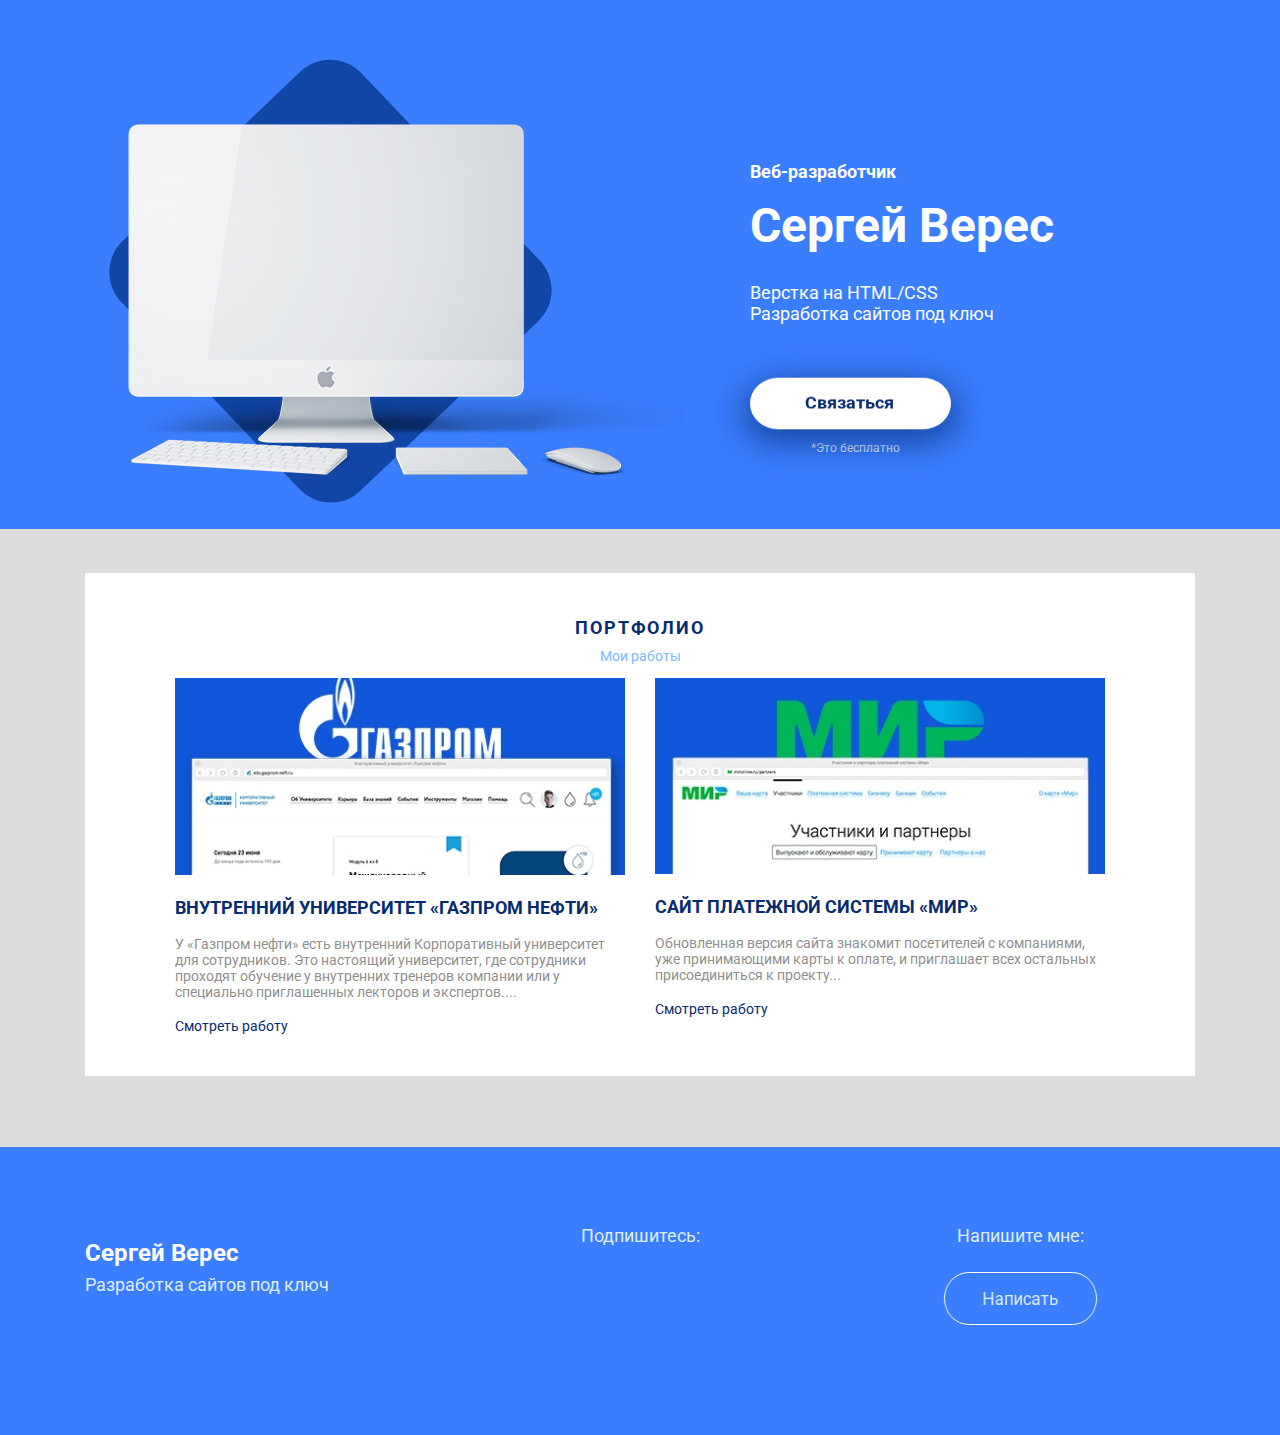
<file: index.html>
<!DOCTYPE html>
<html lang="кг">
<head>
	  	<!-- Важная техническая информация для браузера -->
		<meta charset="utf-8">
		<meta http-equiv="X-UA-Compatible" content="IE=edge">
		<meta name="viewport" content="width=device-width, initial-scale=1">

		<!-- Информация об Авторе и описание проекта -->
		<meta name="description" content="Сайт разработчика Сергея Вереса">
		<meta name="author" content="Сергей Верес">

		<!-- Иконка, которая будет на вкладке в браузере -->
		<link rel="icon" href="/favicon.ico">
		<!-- Заголовок на вкладке в браузере -->
		<title>Сергей Верес - Разработка сайтов</title>

		<!-- Подключаем наш файл со стилями, который находится в папке css-->
		<link rel="stylesheet" href="css/style.css">
		<link rel="stylesheet" href="css/bootstrap-grid.min.css">
		<link rel="stylesheet" href="css/animate.css">

		<!-- Поключаем Google-шрифты -->
		<link href="https://fonts.googleapis.com/css?family=Roboto:400,700&amp;subset=cyrillic,cyrillic-ext" rel="stylesheet">

		<!-- Подключаем дополнительные JS библиотеки -->

</head>

<body>
 <!-- Тут будет содержимое будущего сайта -->
	<header>
		<!-- Это заголовок сайта-->
		<div class="container">
			<!-- Основной контейнер заголовка -->
			<div class="row">
				<!-- Первая строка заголовка -->
				<div class="col-lg-7">
					<!-- Блок с логотипом сайта в заголовке -->
					<img class="header-img wow bounceInLeft" src="img/main-img.png" alt="Монитор">
				</div>
				<!-- /.col-7 -->
				<div class="col-lg-5">
					<!-- Блок с основным текстовым заголовком и подзаголовками-->
					<p class="header-pretitle wow bounceInRight" data-wow-delay="0.1s">
						Веб-разработчик
					</p>
					<!-- /.header-pretitle -->
					<h1 class="header-title wow bounceInRight" data-wow-delay="0.3s">
						Сергей Верес
					</h1>
					<!-- /.header-title -->
					<p class="header-subtitle wow bounceInRight"data-wow-delay="0.5s">
						Верстка на HTML/CSS <br>
						Разработка сайтов под ключ
					</p>
					<!-- /.header-subtitle -->
					<div class="header-button-block wow bounceInRight" data-wow-delay="0.7s">
						<a class="header-button" href="https://www.facebook.com/serghiyveres" target="blank">
							Связаться
						</a>
						<!-- /.header-button -->
						<small>
							*Это бесплатно
						</small>
						<!-- /small -->
					</div>
					<!-- /.header-button-block -->
				</div>
				<!-- /.col-5 -->
			</div>
			<!-- /.row -->
		</div>
		<!-- /.container -->
	</header>

	<section class="portfolio">
		<!-- Это содержимое сайта-->
		<div class="container wow flipInX">
			<div class="portfolio-block ">
				<h2 class="portfolio-title">
					Портфолио
				</h2>
				<!-- /.portfolio-title -->
				<p class="portfolio-subtitle">
					Мои работы
				</p>
				<!-- /.portfolio-subtitle -->
				<div class="row">
					<div class="col-md-6">
						<div class="portfolio-col-1">
							<img src="img/portfolio-img-1.jpg" alt="Газпром">
							<h3>Внутренний университет «Газпром нефти»</h3>
							<p class="portfolio-text">У «Газпром нефти» есть внутренний Корпоративный университет для сотрудников. Это настоящий университет, где сотрудники проходят обучение у внутренних тренеров компании или у специально приглашенных лекторов и экспертов....</p>
							<a href="#">Смотреть работу</a>
						</div>
						<!-- /.portfolio-col -->
					</div>
					<!-- /.col-6 -->
					<div class="col-md-6">
						<div class="portfolio-col-2">
							<img src="img/portfolio-img-2.jpg" alt="МИР">
							<h3>Сайт платежной системы «Мир»</h3>
							<p class="portfolio-text">Обновленная версия сайта знакомит посетителей с компаниями, уже принимающими карты к оплате, и приглашает всех остальных присоединиться к проекту...</p>
							<a href="#">Смотреть работу</a>
						</div>
						<!-- /.portfolio-col -->
					</div>
					<!-- /.col-6 -->
				</div>
				<!-- /.row -->
			</div>
			<!-- /.portfolio-block -->
			
		</div>
		<!-- /.container -->
		
	</section>
	<!-- /.portfolio -->

	<footer>
		<!-- Это подвал сайта -->
		<div class="container">
			<div class="row">
				<div class="col-md-4">
					<h4 class="footer-title">Сергей Верес</h4>
					<p class="footer-text">Разработка сайтов под ключ</p>
				</div>
				<!-- /.col-4 -->
				<div class="col-md-4">
					<div class="social-block">
						<p>Подпишитесь:</p>
						<a href="https://www.facebook.com/serghiyveres" target="blank">
							<img src="img/socials/facebook-logo-button.png" class="wow flipInY" data-wow-delay="0.1s" alt="Facebook">
						</a>
						<a href="https://vk.com/sver777" target="blank">
							<img src="img/socials/vk-social-logotype.png" class="wow flipInX" data-wow-delay="0.2s" alt="Вконтакте">
						</a>
						<a href="#" target="blank">
							<img src="img/socials/telegram-symbol.png" class="wow flipInY" data-wow-delay="0.3s" alt="Telegram">
						</a>
						<a href="#" target="blank">
							<img src="img/socials/youtube-symbol.png" class="wow flipInX" data-wow-delay="0.4s" alt="YouTube">
						</a>
					</div>
				</div>
				<!-- /.col-4 -->
				<div class="col-md-4">
					<div class="footer-cta-block">
						<p class="footer-cta">Напишите мне:</p>
						<a class="footer-button" href="https://www.facebook.com/serghiyveres" target="blank">Написать</a>
					</div>
					<!-- /.footer-cta-block -->
				</div>
				<!-- /.col-4 -->
			</div>
			<!-- /.row -->
		</div>
		<!-- /.container -->
	</footer>
	<script src="js/wow.min.js"></script>
	<script>
		new WOW().init();
	</script>

</body>
</html>
</file>
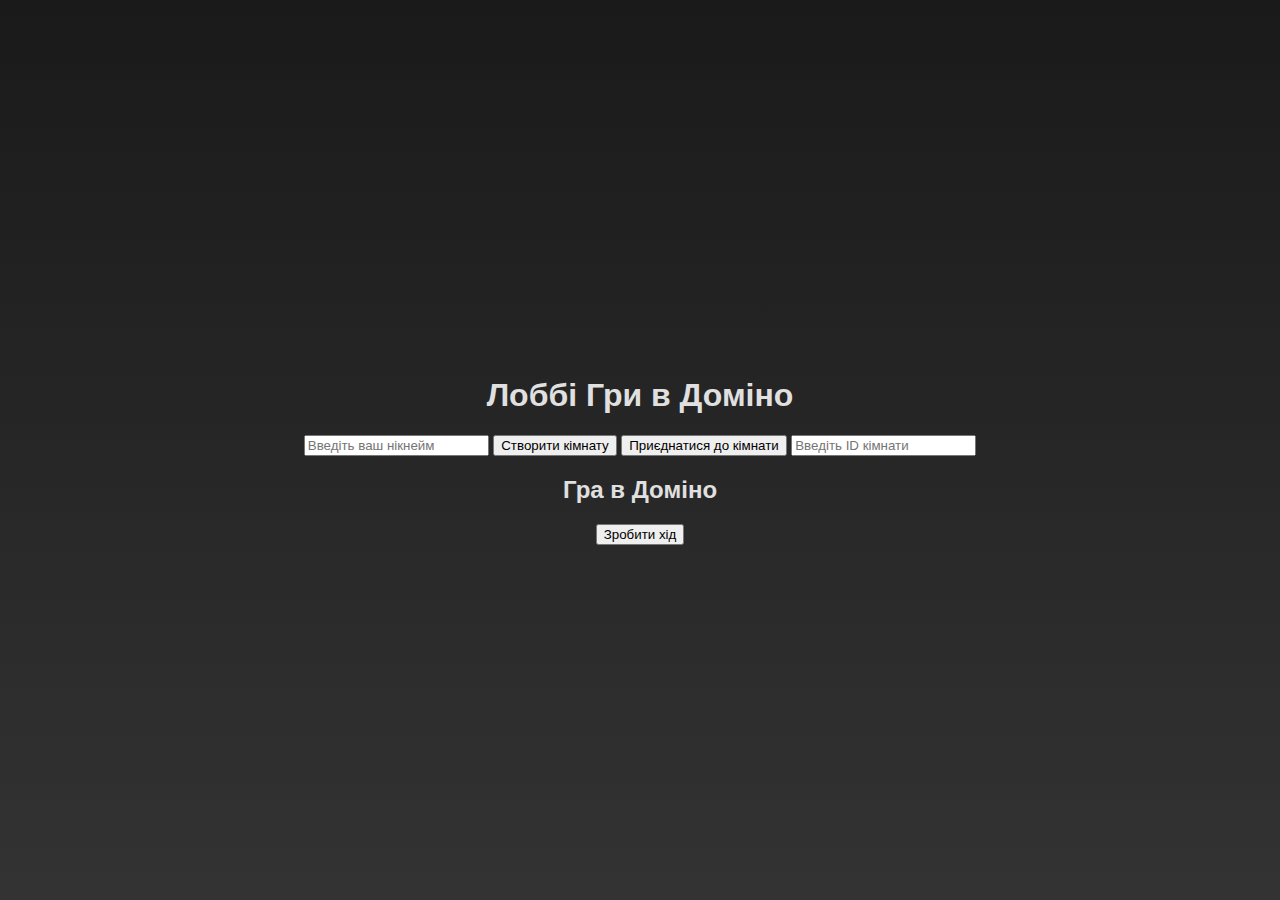
<file: dominos/index.html>
<!DOCTYPE html>
<html lang="uk">
<head>
  <meta charset="UTF-8">
  <meta name="viewport" content="width=device-width, initial-scale=1.0">
  <title>Гра в Доміно</title>
  <style>
  /* Загальний стиль */
body {
  font-family: Arial, sans-serif;
  margin: 0;
  padding: 0;
  background: linear-gradient(to bottom, #1a1a1a, #333333);
  color: #e0e0e0;
}

.container {
  display: flex;
  flex-direction: column;
  align-items: center;
  justify-content: center;
  height: 100vh;
  text-align: center;
}

/* Стиль кісточки доміно */
.domino-tile {
  position: relative;
  width: 80px;
  height: 160px;
  background: linear-gradient(to bottom, #f0f0f0, #d9d9d9);
  border: 2px solid #888;
  border-radius: 8px;
  box-shadow: 
    0 4px 6px rgba(0, 0, 0, 0.3), 
    inset 0 2px 4px rgba(255, 255, 255, 0.5), 
    inset 0 -2px 4px rgba(0, 0, 0, 0.2);
  transform-style: preserve-3d;
  transition: transform 0.3s ease;
}

.domino-tile:hover {
  transform: rotateX(10deg) rotateY(10deg);
}

.domino-half {
  display: flex;
  flex-direction: column;
  justify-content: space-around;
  align-items: center;
  width: 100%;
  height: 50%;
  position: relative;
  border-bottom: 2px solid #888;
}

.domino-half:last-child {
  border-bottom: none;
}

.dot {
  width: 12px;
  height: 12px;
  background-color: #000;
  border-radius: 50%;
  box-shadow: 0 0 4px rgba(0, 0, 0, 0.5);
}

/* Додавання 3D-ефекту */
.domino-tile::before,
.domino-tile::after {
  content: '';
  position: absolute;
  top: 0;
  left: 0;
  right: 0;
  bottom: 0;
  border-radius: 8px;
  opacity: 0.3;
}

.domino-tile::before {
  background: linear-gradient(to bottom, rgba(255, 255, 255, 0.5), rgba(255, 255, 255, 0));
  transform: translateZ(1px);
}

.domino-tile::after {
  background: linear-gradient(to bottom, rgba(0, 0, 0, 0.2), rgba(0, 0, 0, 0));
  transform: translateZ(-1px);
}
</style>
</head>
<body>
  <div class="container">
    <div class="lobby">
      <h1>Лоббі Гри в Доміно</h1>
      <input type="text" id="username" placeholder="Введіть ваш нікнейм" />
      <button onclick="createRoom()">Створити кімнату</button>
      <button onclick="joinRoom()">Приєднатися до кімнати</button>
      <input type="text" id="roomId" placeholder="Введіть ID кімнати" />
      <div id="rooms"></div>
    </div>
    <div class="game">
      <h2>Гра в Доміно</h2>
      <div class="player-list" id="playerList"></div>
      <div class="board" id="board"></div>
      <div class="hand" id="hand"></div>
      <button onclick="makeMove()">Зробити хід</button>
    </div>
  </div>

  <script>
    const rooms = {};
const dominoSet = generateDominoSet();

// Генерація набору доміно
function generateDominoSet() {
  const set = [];
  for (let i = 0; i <= 6; i++) {
    for (let j = i; j <= 6; j++) {
      set.push([i, j]);
    }
  }
  return set;
}

// Перемішування масиву
function shuffle(array) {
  for (let i = array.length - 1; i > 0; i--) {
    const j = Math.floor(Math.random() * (i + 1));
    [array[i], array[j]] = [array[j], array[i]];
  }
}

// Створення нової кімнати
function createRoom() {
  const username = document.getElementById('username').value;
  if (!username) {
    alert('Будь ласка, введіть ваш нікнейм.');
    return;
  }

  const roomId = generateRoomId();
  rooms[roomId] = { players: [], deck: [...dominoSet], board: [], turn: 0 };
  shuffle(rooms[roomId].deck);
  joinGame(roomId, username);
}

// Приєднання до існуючої кімнати
function joinRoom() {
  const username = document.getElementById('username').value;
  const roomId = document.getElementById('roomId').value;

  if (!username || !roomId) {
    alert('Будь ласка, введіть ваш нікнейм та ID кімнати.');
    return;
  }

  if (!rooms[roomId]) {
    alert('Кімната не існує.');
    return;
  }

  if (rooms[roomId].players.length >= 6) {
    alert('Кімната повна.');
    return;
  }

  joinGame(roomId, username);
}

// Приєднання до гри
function joinGame(roomId, username) {
  const room = rooms[roomId];
  const hand = room.deck.splice(0, 7); // Роздача 7 кісточок
  room.players.push({ name: username, hand });

  // Оновлюємо інтерфейс
  document.querySelector('.lobby').style.display = 'none';
  document.querySelector('.game').style.display = 'flex';

  updateGameDisplay(roomId);
}

// Оновлення інтерфейсу гри
function updateGameDisplay(roomId) {
  const room = rooms[roomId];
  const currentPlayer = room.players[room.turn];

  const playerList = document.getElementById('playerList');
  playerList.innerHTML = '';
  room.players.forEach((player, index) => {
    const playerDiv = document.createElement('div');
    playerDiv.className = 'player';
    playerDiv.textContent = `${player.name} (${index === room.turn ? 'Його хід' : ''})`;
    playerList.appendChild(playerDiv);
  });

  const boardDiv = document.getElementById('board');
  boardDiv.innerHTML = '';
  room.board.forEach(tile => {
    boardDiv.appendChild(renderDominoTile(tile));
  });

  const handDiv = document.getElementById('hand');
  handDiv.innerHTML = '';
  currentPlayer.hand.forEach((tile, index) => {
    const tileDiv = renderDominoTile(tile);
    tileDiv.onclick = () => selectTile(index);
    handDiv.appendChild(tileDiv);
  });
}

// Відображення кісточки доміно з крапками
function renderDominoTile(tile) {
  const [top, bottom] = tile;

  // Створюємо контейнер для кісточки
  const tileDiv = document.createElement('div');
  tileDiv.className = 'domino-tile';

  // Функція для створення половини кісточки
  function createHalf(value) {
    const halfDiv = document.createElement('div');
    halfDiv.className = 'domino-half';

    // Розташування крапок
    const positions = {
      0: [],
      1: [[1, 1]],
      2: [[0, 0], [2, 2]],
      3: [[0, 0], [1, 1], [2, 2]],
      4: [
        [0, 0],
        [0, 2],
        [2, 0],
        [2, 2],
      ],
      5: [
        [0, 0],
        [0, 2],
        [1, 1],
        [2, 0],
        [2, 2],
      ],
      6: [
        [0, 0],
        [0, 1],
        [0, 2],
        [2, 0],
        [2, 1],
        [2, 2],
      ],
    };

    // Додаємо крапки
    for (const [row, col] of positions[value]) {
      const dot = document.createElement('div');
      dot.className = 'dot';
      dot.style.gridRow = row + 1;
      dot.style.gridColumn = col + 1;
      halfDiv.appendChild(dot);
    }

    return halfDiv;
  }

  // Додаємо верхню і нижню половини
  tileDiv.appendChild(createHalf(top));
  tileDiv.appendChild(createHalf(bottom));

  return tileDiv;
}

let selectedTileIndex = null;

// Обрання кісточки
function selectTile(index) {
  selectedTileIndex = index;
}

// Зробити хід
function makeMove() {
  const roomId = Object.keys(rooms).find(roomId => rooms[roomId].players.some(player => player.name === document.getElementById('username').value));
  if (!roomId) return;

  const room = rooms[roomId];
  const currentPlayer = room.players[room.turn];

  if (selectedTileIndex === null) {
    alert('Будь ласка, оберіть кісточку.');
    return;
  }

  const selectedTile = currentPlayer.hand[selectedTileIndex];
  if (room.board.length === 0) {
    // Перший хід
    room.board.push(selectedTile);
  } else {
    const firstTile = room.board[0];
    const lastTile = room.board[room.board.length - 1];

    if (selectedTile[0] === lastTile[1]) {
      room.board.push(selectedTile);
    } else if (selectedTile[1] === lastTile[1]) {
      room.board.push([selectedTile[1], selectedTile[0]]);
    } else if (selectedTile[1] === firstTile[0]) {
      room.board.unshift(selectedTile);
    } else if (selectedTile[0] === firstTile[0]) {
      room.board.unshift([selectedTile[1], selectedTile[0]]);
    } else {
      alert('Ця кісточка не підходить. Спробуйте іншу.');
      return;
    }
  }

  currentPlayer.hand.splice(selectedTileIndex, 1);
  selectedTileIndex = null;

  if (currentPlayer.hand.length === 0) {
    alert(`${currentPlayer.name} переміг!`);
    delete rooms[roomId];
    document.querySelector('.game').style.display = 'none';
    document.querySelector('.lobby').style.display = 'flex';
    return;
  }

  room.turn = (room.turn + 1) % room.players.length;
  updateGameDisplay(roomId);
}

// Генерація унікального ID кімнати
function generateRoomId() {
  let roomId;
  do {
    roomId = Math.random().toString(36).substring(2, 6).toUpperCase();
  } while (rooms[roomId]);
  return roomId;
}

// Оновлення списку кімнат
function updateRoomsDisplay() {
  const roomsDiv = document.getElementById('rooms');
  roomsDiv.innerHTML = '';
  for (const [roomId, room] of Object.entries(rooms)) {
    const roomDiv = document.createElement('div');
    roomDiv.className = 'room';
    roomDiv.textContent = `Кімната ${roomId} (${room.players.length}/6)`;
    roomsDiv.appendChild(roomDiv);
  }
}

setInterval(updateRoomsDisplay, 1000);
  </script>
</body>
</html>
</file>
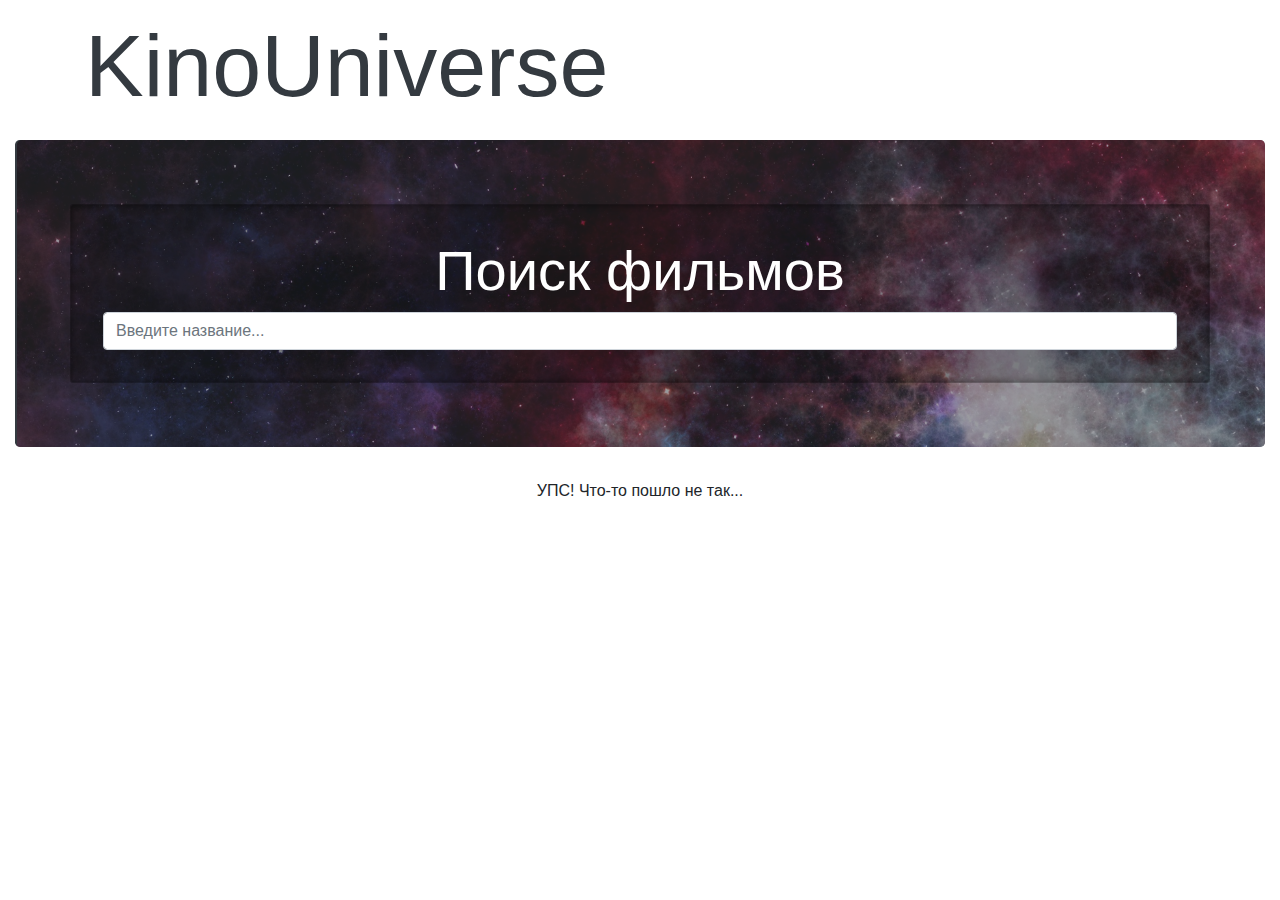
<file: kinouniverse/index.html>
<!DOCTYPE html>
<html lang="RU">

<head>
    <meta charset="UTF-8">
    <meta name="viewport" content="width=device-width, initial-scale=1.0">
    <meta http-equiv="X-UA-Compatible" content="ie=edge">
    <title>KinoUniverse</title>
    <script src="./js/jquery-3.4.1.min.js"></script>
    <link rel="stylesheet" href="./css/style.css">
    <link rel="stylesheet" href="https://stackpath.bootstrapcdn.com/bootstrap/4.3.1/css/bootstrap.min.css" integrity="sha384-ggOyR0iXCbMQv3Xipma34MD+dH/1fQ784/j6cY/iJTQUOhcWr7x9JvoRxT2MZw1T" crossorigin="anonymous">
</head>
<body>
    <nav class="navbar">
        <div class="container"><a href="index.html" class="navbar-brand"><p class="h1 display-2 text-dark">KinoUniverse</p></a></div>
    </nav>
    <div class="container-fluid">
        <div class="jumbotron bg-dark">

            <div class="jumbotron-background">
                <img src="./img/bg-search.jpg" class="blur ">
            </div>
            <div class="container text-white">           
                <h3 class="text-center display-4 text-white">Поиск фильмов</h3>
                <form action="" id="search-form">
                    <input type="text" class="form-control" id="searchText" placeholder="Введите название...">
                </form>
            </div>
        </div>
    </div>
    <div class="container">
        <div id="movies" class="row justify-content-center">
        </div>
    </div>

    <script src="./js/script.js"></script>
    <!-- <script src="./js/slider.js"></script> -->
</body>
</html>
</file>
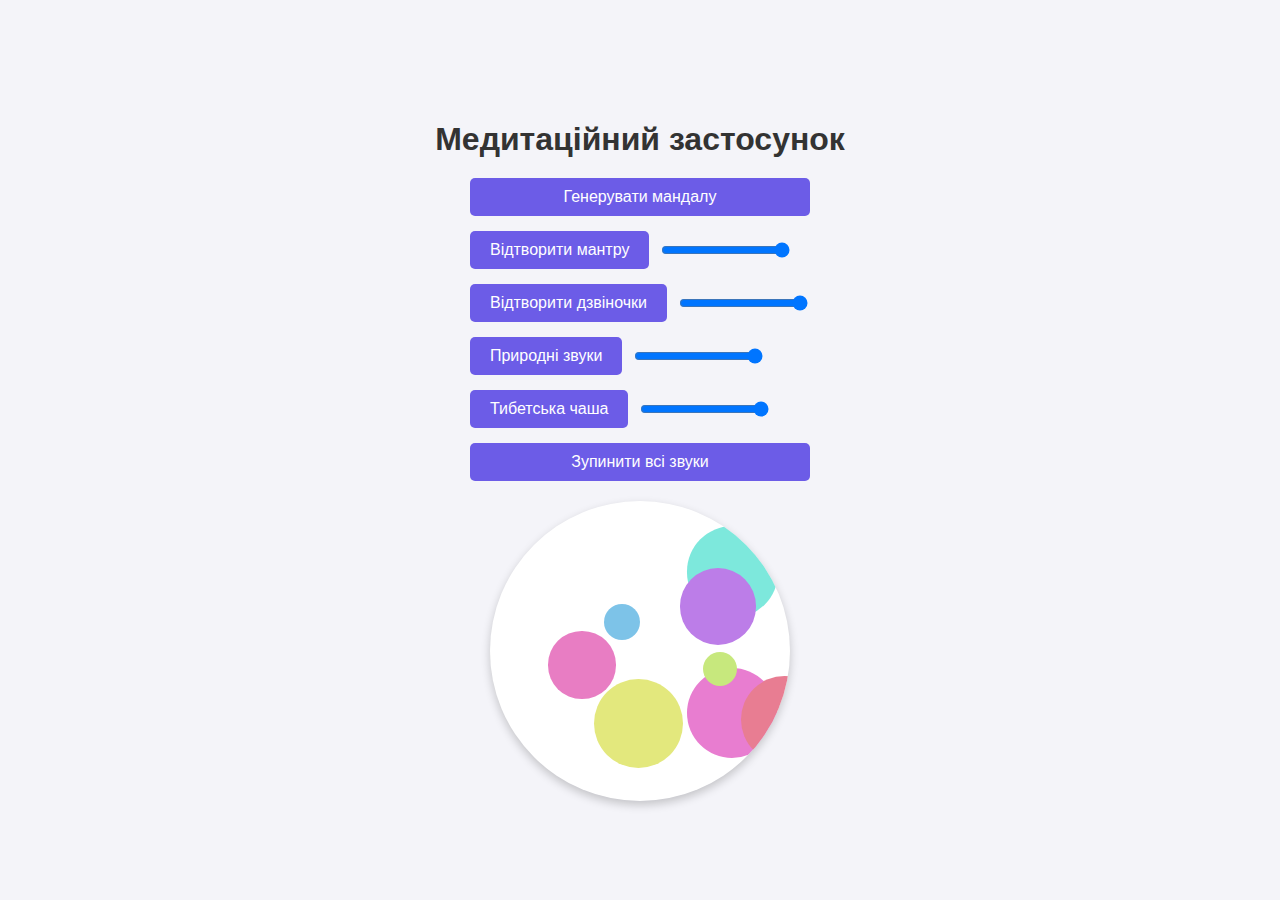
<file: meditation/index.html>
<!DOCTYPE html>
<html lang="uk">
<head>
  <meta charset="UTF-8">
  <meta name="viewport" content="width=device-width, initial-scale=1.0">
  <title>Медитаційний застосунок</title>
  <style>
    body {
      margin: 0;
      font-family: Arial, sans-serif;
      background-color: #f4f4f9;
      color: #333;
      display: flex;
      flex-direction: column;
      align-items: center;
      justify-content: center;
      height: 100vh;
      overflow: hidden;
    }
    h1 {
      font-size: 2rem;
      margin-bottom: 20px;
    }
    #controls {
      display: flex;
      flex-direction: column;
      gap: 15px;
      margin-bottom: 20px;
    }
    button {
      padding: 10px 20px;
      font-size: 1rem;
      border: none;
      border-radius: 5px;
      cursor: pointer;
      background-color: #6c5ce7;
      color: white;
      transition: background-color 0.3s;
    }
    button:hover {
      background-color: #5a4ac9;
    }
    .volume-control {
      display: flex;
      align-items: center;
      gap: 10px;
    }
    #mandala-container {
      position: relative;
      width: 300px;
      height: 300px;
      background-color: #fff;
      border-radius: 50%;
      overflow: hidden;
      box-shadow: 0 4px 10px rgba(0, 0, 0, 0.2);
    }
    .mandala-shape {
      position: absolute;
      background-color: #6c5ce7;
      border-radius: 50%;
    }
  </style>
</head>
<body>
  <h1>Медитаційний застосунок</h1>
  <div id="controls">
    <button onclick="generateMandala()">Генерувати мандалу</button>
    <div class="volume-control">
      <button onclick="playSound('mantra')">Відтворити мантру</button>
      <input type="range" id="mantra-volume" min="0" max="1" step="0.1" value="1" oninput="setVolume('mantra', this.value)">
    </div>
    <div class="volume-control">
      <button onclick="playSound('bells')">Відтворити дзвіночки</button>
      <input type="range" id="bells-volume" min="0" max="1" step="0.1" value="1" oninput="setVolume('bells', this.value)">
    </div>
    <div class="volume-control">
      <button onclick="playSound('nature')">Природні звуки</button>
      <input type="range" id="nature-volume" min="0" max="1" step="0.1" value="1" oninput="setVolume('nature', this.value)">
    </div>
    <div class="volume-control">
      <button onclick="playSound('tibetan-bowl')">Тибетська чаша</button>
      <input type="range" id="tibetan-bowl-volume" min="0" max="1" step="0.1" value="1" oninput="setVolume('tibetan-bowl', this.value)">
    </div>
    <button onclick="stopAllSounds()">Зупинити всі звуки</button>
  </div>
  <div id="mandala-container"></div>

  <audio id="mantra-sound" src="https://www.soundhelix.com/examples/mp3/SoundHelix-Song-1.mp3" loop></audio>
  <audio id="bells-sound" src="https://www.soundjay.com/misc/sounds/bell-ringing-01.mp3"></audio>
  <audio id="nature-sound" src="https://www.soundjay.com/nature/sounds/rain-01.mp3" loop></audio>
  <audio id="tibetan-bowl-sound" src="https://www.soundjay.com/misc/sounds/tibetan-bowl-om-01.mp3"></audio>

  <script>
    const mandalaContainer = document.getElementById('mandala-container');
    const mantraSound = document.getElementById('mantra-sound');
    const bellsSound = document.getElementById('bells-sound');
    const natureSound = document.getElementById('nature-sound');
    const tibetanBowlSound = document.getElementById('tibetan-bowl-sound');

    function generateMandala() {
      // Очищаємо контейнер перед генерацією нової мандали
      mandalaContainer.innerHTML = '';

      // Генеруємо випадкову кількість фігур
      const shapeCount = Math.floor(Math.random() * 10) + 5;

      for (let i = 0; i < shapeCount; i++) {
        const shape = document.createElement('div');
        shape.classList.add('mandala-shape');

        // Випадковий розмір та позиція
        const size = Math.random() * 80 + 20; // Розмір від 20 до 100px
        const x = Math.random() * 300; // Позиція по X
        const y = Math.random() * 300; // Позиція по Y

        // Стилізація фігури
        shape.style.width = `${size}px`;
        shape.style.height = `${size}px`;
        shape.style.left = `${x}px`;
        shape.style.top = `${y}px`;
        shape.style.backgroundColor = `hsl(${Math.random() * 360}, 70%, 70%)`;

        // Додаємо фігуру до контейнера
        mandalaContainer.appendChild(shape);
      }
    }

    function playSound(soundType) {
      stopAllSounds(); // Зупиняємо всі інші звуки перед відтворенням нового
      switch (soundType) {
        case 'mantra':
          mantraSound.play();
          break;
        case 'bells':
          bellsSound.play();
          break;
        case 'nature':
          natureSound.play();
          break;
        case 'tibetan-bowl':
          tibetanBowlSound.play();
          break;
      }
    }

    function setVolume(soundType, volume) {
      switch (soundType) {
        case 'mantra':
          mantraSound.volume = volume;
          break;
        case 'bells':
          bellsSound.volume = volume;
          break;
        case 'nature':
          natureSound.volume = volume;
          break;
        case 'tibetan-bowl':
          tibetanBowlSound.volume = volume;
          break;
      }
    }

    function stopAllSounds() {
      mantraSound.pause();
      mantraSound.currentTime = 0;
      bellsSound.pause();
      bellsSound.currentTime = 0;
      natureSound.pause();
      natureSound.currentTime = 0;
      tibetanBowlSound.pause();
      tibetanBowlSound.currentTime = 0;
    }

    // Генеруємо початкову мандалу при завантаженні сторінки
    generateMandala();
  </script>
</body>
</html>
</file>
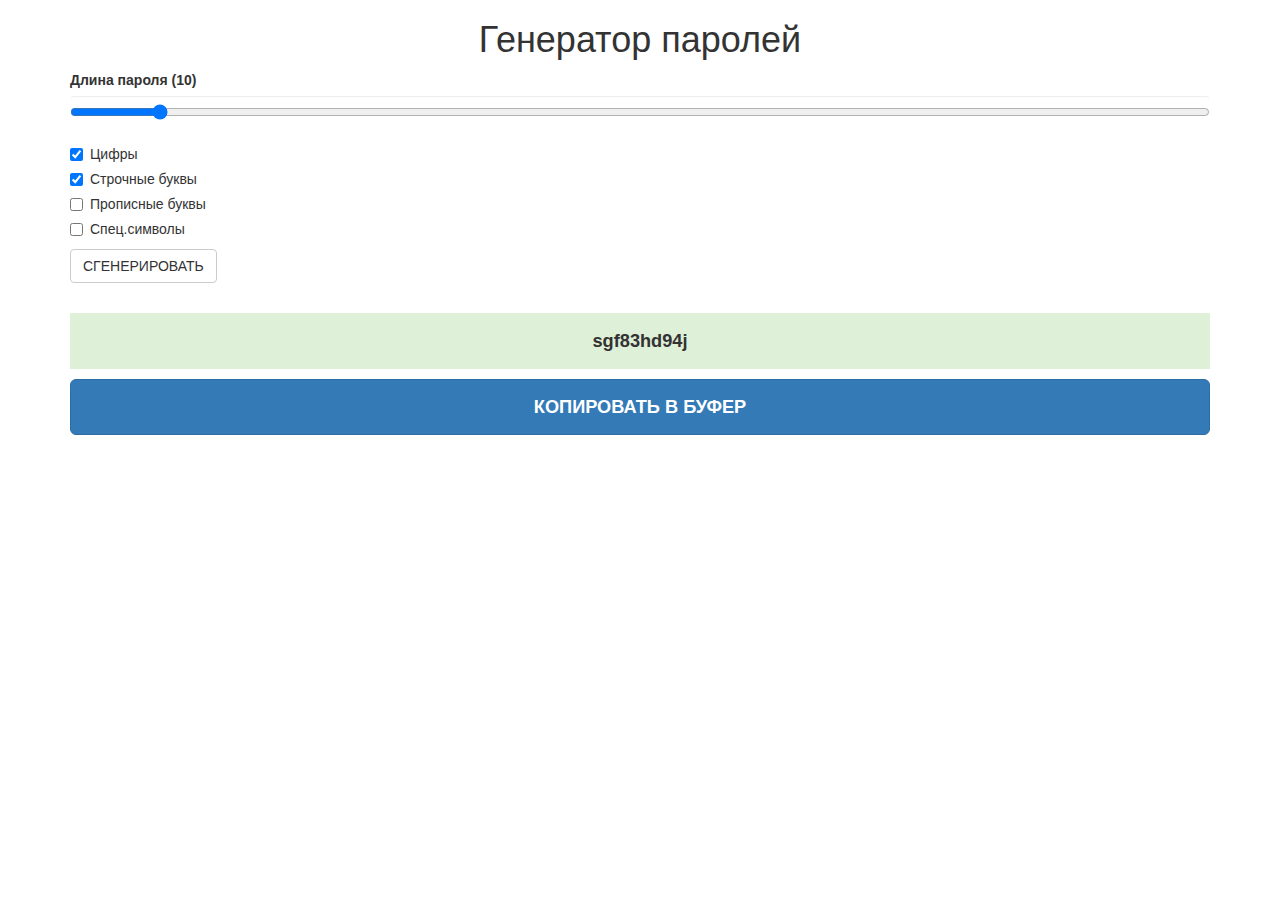
<file: passgenerator/index.html>
<!DOCTYPE html>
<html lang="en">
	<head>
		<meta charset="utf-8">
		<meta http-equiv="X-UA-Compatible" content="IE=edge">
		<meta name="viewport" content="width=device-width, initial-scale=1">
		<!-- The above 3 meta tags *must* come first in the head; any other head content must come *after* these tags -->
		<title>Password Generator</title>
		<!-- Bootstrap -->
		<link href="css/bootstrap.min.css" rel="stylesheet">
		<link rel="stylesheet" href="css/style.css">
		<!-- HTML5 shim and Respond.js for IE8 support of HTML5 elements and media queries -->
		<!-- WARNING: Respond.js doesn't work if you view the page via file:// -->
		<!--[if lt IE 9]>
		<script src="https://oss.maxcdn.com/html5shiv/3.7.3/html5shiv.min.js"></script>
		<script src="https://oss.maxcdn.com/respond/1.4.2/respond.min.js"></script>
		<![endif]-->
	</head>
	<body>
		<div class="container">
			<div class="row">
				<div class="col-lg-12">
					<h1 class="text-center">Генератор паролей</h1>
				</div>
			</div>
			<div class="row">
				<div class="col-lg-12">
					<form>

						<div class="form-group">
							<label for="length">Длина пароля (<span class="password-length">10</span>)</label>
							<input type="range" class="form-control" id="length" placeholder="Длина пароля" value="10" max="100" min="4">
						</div>

						<div class="checkbox">
							<label>
								<input type="checkbox" id="digits" checked> Цифры
							</label>
						</div>

						<div class="checkbox">
							<label>
								<input type="checkbox" id="lowercase" checked> Строчные буквы
							</label>
						</div>

						<div class="checkbox">
							<label>
								<input type="checkbox" id="uppercase"> Прописные буквы
							</label>
						</div>

						<div class="checkbox">
							<label>
								<input type="checkbox" id="symbols"> Спец.символы
							</label>
						</div>

						<button type="button" class="btn btn-default" id="generator">СГЕНЕРИРОВАТЬ</button>

					</form>
				</div>
			</div>
			<div class="row">
				<div class="col-lg-12">
					<div class="out text-center">
						<p class="text-center bg-success">sgf83hd94j</p>
						<p class="center-block btn btn-primary btn-lg btn-block copy-button">КОПИРОВАТЬ В БУФЕР</p>
					</div>
				</div>
			</div>
		</div>
		<!-- jQuery (necessary for Bootstrap's JavaScript plugins) -->
		<script src="https://ajax.googleapis.com/ajax/libs/jquery/1.12.4/jquery.min.js"></script>
		<!-- Include all compiled plugins (below), or include individual files as needed -->
		<script src="js/bootstrap.min.js"></script>
		<script src="js/clipboard.min.js"></script>
		<script src="js/generator.js"></script>
	</body>
</html>
</file>
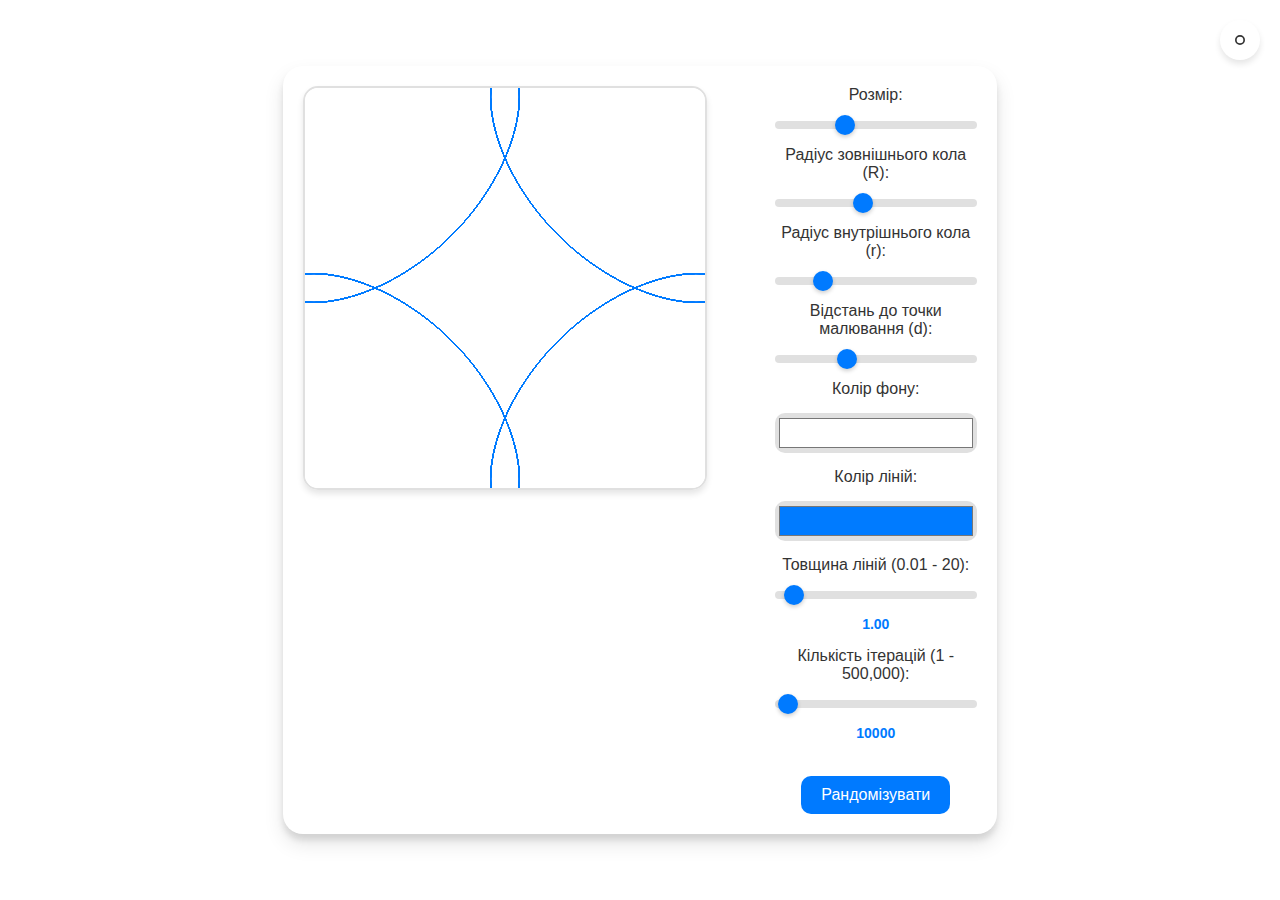
<file: spirograph/index.html>
<!DOCTYPE html>
<html lang="uk">
<head>
  <meta charset="UTF-8">
  <meta name="viewport" content="width=device-width, initial-scale=1.0">
  <title>Спірограф</title>
  <style>
    :root {
      --background-color: #ffffff;
      --text-color: #333333;
      --container-bg: #ffffff;
      --canvas-border: #e0e0e0;
      --slider-bg: #e0e0e0;
      --slider-thumb: #007aff;
      --shadow-color: rgba(0, 0, 0, 0.1);
    }

    [data-theme="dark"] {
      --background-color: #1c1c1e;
      --text-color: #ffffff;
      --container-bg: #2c2c2e;
      --canvas-border: #3a3a3c;
      --slider-bg: #3a3a3c;
      --slider-thumb: #0a84ff;
      --shadow-color: rgba(255, 255, 255, 0.1);
    }

    body {
      font-family: -apple-system, BlinkMacSystemFont, "Segoe UI", Roboto, Helvetica, Arial, sans-serif;
      margin: 0;
      padding: 0;
      display: flex;
      flex-direction: column;
      align-items: center;
      justify-content: center;
      min-height: 100vh;
      background: var(--background-color);
      color: var(--text-color);
      transition: background 0.3s ease, color 0.3s ease;
    }

    .theme-toggle {
      position: absolute;
      top: 20px;
      right: 20px;
      background: var(--container-bg);
      border: none;
      border-radius: 50%;
      width: 40px;
      height: 40px;
      cursor: pointer;
      display: flex;
      align-items: center;
      justify-content: center;
      box-shadow: 0 4px 6px var(--shadow-color);
      transition: background 0.3s ease, transform 0.3s ease;
    }

    .theme-toggle:hover {
      transform: scale(1.1);
    }

    .theme-toggle svg {
      width: 20px;
      height: 20px;
      fill: var(--text-color);
    }

    .container {
      display: flex;
      flex-direction: column;
      align-items: center;
      max-width: 90vw;
      margin: 0 auto;
      background: var(--container-bg);
      border-radius: 20px;
      box-shadow: 0 10px 20px var(--shadow-color), 0 6px 6px var(--shadow-color);
      padding: 20px;
      overflow: hidden;
      transition: background 0.3s ease, box-shadow 0.3s ease;
    }

    canvas {
      border: 2px solid var(--canvas-border);
      border-radius: 15px;
      margin-bottom: 20px;
      max-width: 100%;
      height: auto;
      box-shadow: 0 4px 6px var(--shadow-color);
      transition: border-color 0.3s ease;
    }

    .controls {
      display: flex;
      flex-direction: column;
      gap: 15px;
      align-items: center;
      width: 100%;
    }

    label {
      font-size: 16px;
      font-weight: 500;
      color: var(--text-color);
      text-align: center;
      transition: color 0.3s ease;
    }

    input[type="range"] {
      width: 100%;
      max-width: 300px;
      height: 8px;
      appearance: none;
      background: var(--slider-bg);
      border-radius: 5px;
      outline: none;
      transition: background 0.3s ease;
    }

    input[type="range"]::-webkit-slider-thumb {
      appearance: none;
      width: 20px;
      height: 20px;
      background: var(--slider-thumb);
      border-radius: 50%;
      cursor: pointer;
      box-shadow: 0 2px 4px rgba(0, 0, 0, 0.2);
      transition: background 0.3s ease;
    }

    input[type="range"]::-moz-range-thumb {
      width: 20px;
      height: 20px;
      background: var(--slider-thumb);
      border: none;
      border-radius: 50%;
      cursor: pointer;
      box-shadow: 0 2px 4px rgba(0, 0, 0, 0.2);
      transition: background 0.3s ease;
    }

    input[type="color"] {
      width: 100%;
      max-width: 300px;
      height: 40px;
      border: none;
      border-radius: 10px;
      background: var(--slider-bg);
      cursor: pointer;
      transition: transform 0.3s ease, background 0.3s ease;
    }

    input[type="color"]:hover {
      transform: scale(1.05);
    }

    span#lineWidthValue, span#iterationsValue {
      font-size: 14px;
      color: var(--slider-thumb);
      font-weight: bold;
      transition: color 0.3s ease;
    }

    button.randomize {
      background: var(--slider-thumb);
      color: white;
      border: none;
      border-radius: 10px;
      padding: 10px 20px;
      font-size: 16px;
      font-weight: 500;
      cursor: pointer;
      transition: background 0.3s ease, transform 0.3s ease;
      margin-top: 20px;
    }

    button.randomize:hover {
      transform: scale(1.05);
    }

    @media (min-width: 768px) {
      .container {
        flex-direction: row;
        justify-content: space-between;
        align-items: flex-start;
      }

      canvas {
        margin-right: 20px;
      }

      .controls {
        width: 30%;
      }
    }
  </style>
</head>
<body>
  <button class="theme-toggle" id="themeToggle">
    <svg xmlns="http://www.w3.org/2000/svg" viewBox="0 0 24 24">
      <path d="M12 18a6 6 0 1 1 0-12 6 6 0 0 1 0 12zm0-2a4 4 0 1 0 0-8 4 4 0 0 0 0 8z"/>
    </svg>
  </button>

  <div class="container">
    <canvas id="spirographCanvas"></canvas>
    <div class="controls">
      <label for="sizeRange">Розмір:</label>
      <input type="range" id="sizeRange" min="200" max="800" value="400">

      <label for="RRange">Радіус зовнішнього кола (R):</label>
      <input type="range" id="RRange" min="50" max="400" value="200">

      <label for="rRange">Радіус внутрішнього кола (r):</label>
      <input type="range" id="rRange" min="10" max="200" value="50">

      <label for="dRange">Відстань до точки малювання (d):</label>
      <input type="range" id="dRange" min="10" max="200" value="75">

      <label for="bgColor">Колір фону:</label>
      <input type="color" id="bgColor" value="#ffffff">

      <label for="lineColor">Колір ліній:</label>
      <input type="color" id="lineColor" value="#007bff">

      <label for="lineWidthRange">Товщина ліній (0.01 - 20):</label>
      <input type="range" id="lineWidthRange" min="1" max="2000" value="100">
      <span id="lineWidthValue">1.00</span>

      <label for="iterationsRange">Кількість ітерацій (1 - 500,000):</label>
      <input type="range" id="iterationsRange" min="1" max="500000" value="10000">
      <span id="iterationsValue">10000</span>

      <button class="randomize" id="randomizeButton">Рандомізувати</button>
    </div>
  </div>

  <script>
    const canvas = document.getElementById('spirographCanvas');
    const ctx = canvas.getContext('2d');

    let size = 400; // Початковий розмір
    let R = 200; // Радіус зовнішнього кола
    let r = 50; // Радіус внутрішнього кола
    let d = 75; // Відстань до точки малювання
    let bgColor = '#ffffff'; // Колір фону
    let lineColor = '#007bff'; // Колір ліній
    let lineWidth = 1; // Товщина ліній
    let iterations = 10000; // Кількість ітерацій

    canvas.width = size;
    canvas.height = size;

    const sizeRange = document.getElementById('sizeRange');
    const RRange = document.getElementById('RRange');
    const rRange = document.getElementById('rRange');
    const dRange = document.getElementById('dRange');
    const bgColorInput = document.getElementById('bgColor');
    const lineColorInput = document.getElementById('lineColor');
    const lineWidthRange = document.getElementById('lineWidthRange');
    const lineWidthValue = document.getElementById('lineWidthValue');
    const iterationsRange = document.getElementById('iterationsRange');
    const iterationsValue = document.getElementById('iterationsValue');
    const themeToggle = document.getElementById('themeToggle');
    const randomizeButton = document.getElementById('randomizeButton');

    sizeRange.addEventListener('input', updateSpirograph);
    RRange.addEventListener('input', updateSpirograph);
    rRange.addEventListener('input', updateSpirograph);
    dRange.addEventListener('input', updateSpirograph);
    bgColorInput.addEventListener('input', updateSpirograph);
    lineColorInput.addEventListener('input', updateSpirograph);
    lineWidthRange.addEventListener('input', () => {
      const rawValue = parseInt(lineWidthRange.value);
      lineWidth = rawValue / 100; // Перетворюємо значення на діапазон 0.01 - 20
      lineWidthValue.textContent = lineWidth.toFixed(2); // Показуємо значення з двома знаками після коми
      updateSpirograph();
    });

    iterationsRange.addEventListener('input', () => {
      iterations = parseInt(iterationsRange.value);
      iterationsValue.textContent = iterations.toLocaleString(); // Форматуємо число з розділювачами
      updateSpirograph();
    });

    function updateSpirograph() {
      size = parseInt(sizeRange.value);
      R = parseInt(RRange.value);
      r = parseInt(rRange.value);
      d = parseInt(dRange.value);
      bgColor = bgColorInput.value;
      lineColor = lineColorInput.value;

      canvas.width = size;
      canvas.height = size;

      drawSpirograph();
    }

    function drawSpirograph() {
      ctx.clearRect(0, 0, size, size);
      ctx.fillStyle = bgColor;
      ctx.fillRect(0, 0, size, size);

      const centerX = size / 2;
      const centerY = size / 2;

      ctx.beginPath();
      for (let i = 0; i < iterations; i++) {
        const theta = (i * Math.PI) / 180; // Кут у радіанах
        const x = centerX + (R - r) * Math.cos(theta) + d * Math.cos(((R - r) / r) * theta);
        const y = centerY + (R - r) * Math.sin(theta) - d * Math.sin(((R - r) / r) * theta);

        if (i === 0) {
          ctx.moveTo(x, y);
        } else {
          ctx.lineTo(x, y);
        }
      }

      ctx.strokeStyle = lineColor;
      ctx.lineWidth = lineWidth;
      ctx.stroke();
    }

    // Темна/світла тема
    let isDarkTheme = false;
    themeToggle.addEventListener('click', () => {
      isDarkTheme = !isDarkTheme;
      document.body.setAttribute('data-theme', isDarkTheme ? 'dark' : 'light');
    });

    // Рандомізація параметрів
    randomizeButton.addEventListener('click', () => {
      // Генеруємо випадкові значення для всіх параметрів
      sizeRange.value = getRandomInt(200, 800);
      RRange.value = getRandomInt(50, 400);
      rRange.value = getRandomInt(10, 200);
      dRange.value = getRandomInt(10, 200);
      bgColorInput.value = getRandomColor();
      lineColorInput.value = getRandomColor();
      lineWidthRange.value = getRandomInt(1, 2000);
      iterationsRange.value = getRandomInt(1000, 500000);

      // Оновлюємо текстові поля
      lineWidthValue.textContent = (parseInt(lineWidthRange.value) / 100).toFixed(2);
      iterationsValue.textContent = parseInt(iterationsRange.value).toLocaleString();

      // Оновлюємо графіку
      updateSpirograph();
    });

    // Допоміжні функції
    function getRandomInt(min, max) {
      return Math.floor(Math.random() * (max - min + 1)) + min;
    }

    function getRandomColor() {
      const letters = '0123456789ABCDEF';
      let color = '#';
      for (let i = 0; i < 6; i++) {
        color += letters[Math.floor(Math.random() * 16)];
      }
      return color;
    }

    // Початкове малювання
    drawSpirograph();
  </script>
</body>
</html>
</file>
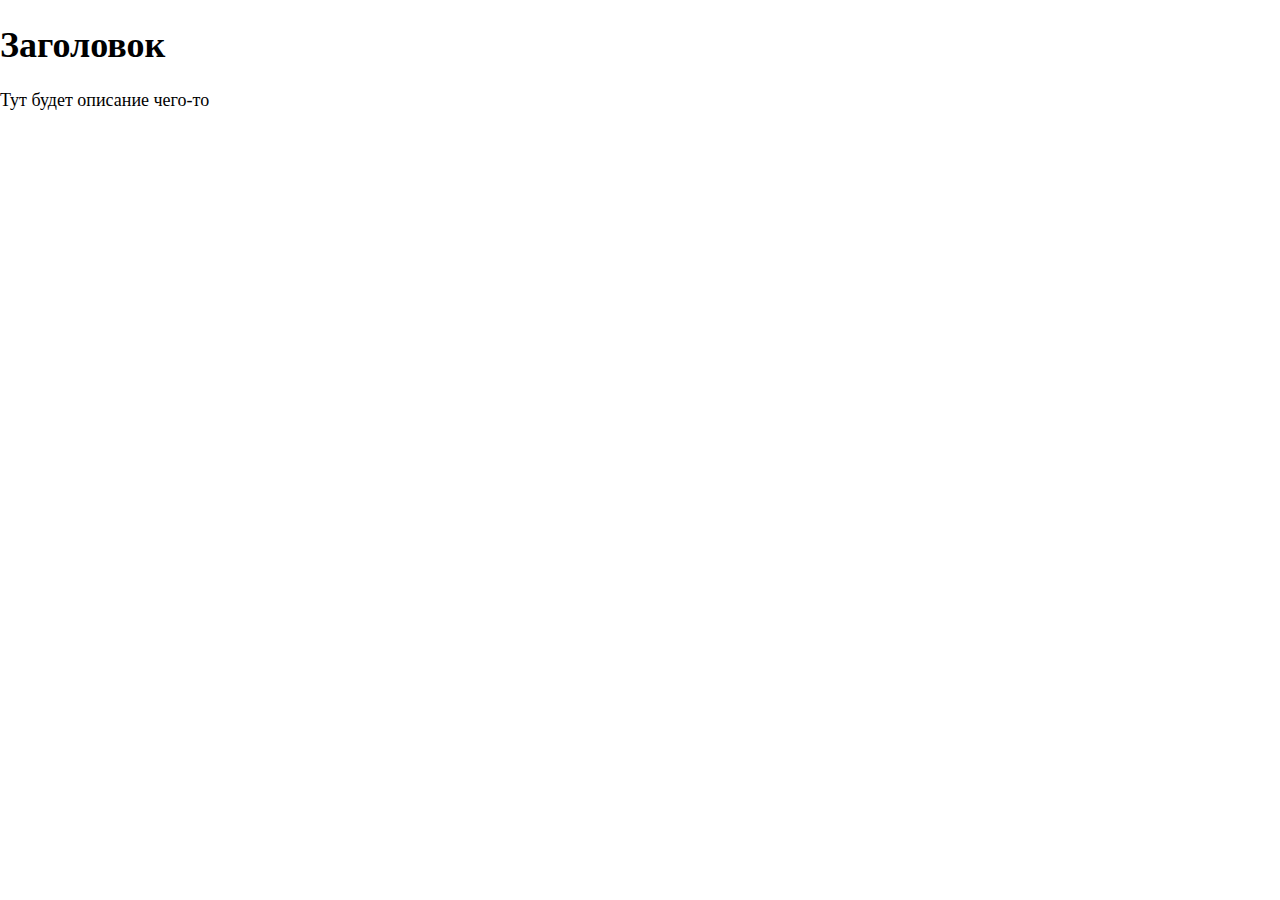
<file: gloacademy/cssfiches/18/index.html>
<!DOCTYPE html>
<html lang="ru">
<head>
    <meta charset="UTF-8">
    <meta name="viewport" content="width=device-width, initial-scale=1.0">
    <meta http-equiv="X-UA-Compatible" content="ie=edge">
    <title>Document</title>
    <script src="js/library/jquery.js"></script>
    <script src="js/library/jquery-ui.js"></script>
    <link rel="stylesheet" href="/css/style.css">
</head>
<body>
    <div class="block">
        <h1>Заголовок</h1>
        <span>Тут будет описание чего-то</span>
      </div>
      
      <svg version="1.1" xmlns="http://www.w3.org/2000/svg">
        <filter id="blur">
          <feGaussianBlur stdDeviation="6"></feGaussianBlur>
        </filter>
      </svg>
</body>
<script src="js/script.js"></script>
</html>
</file>
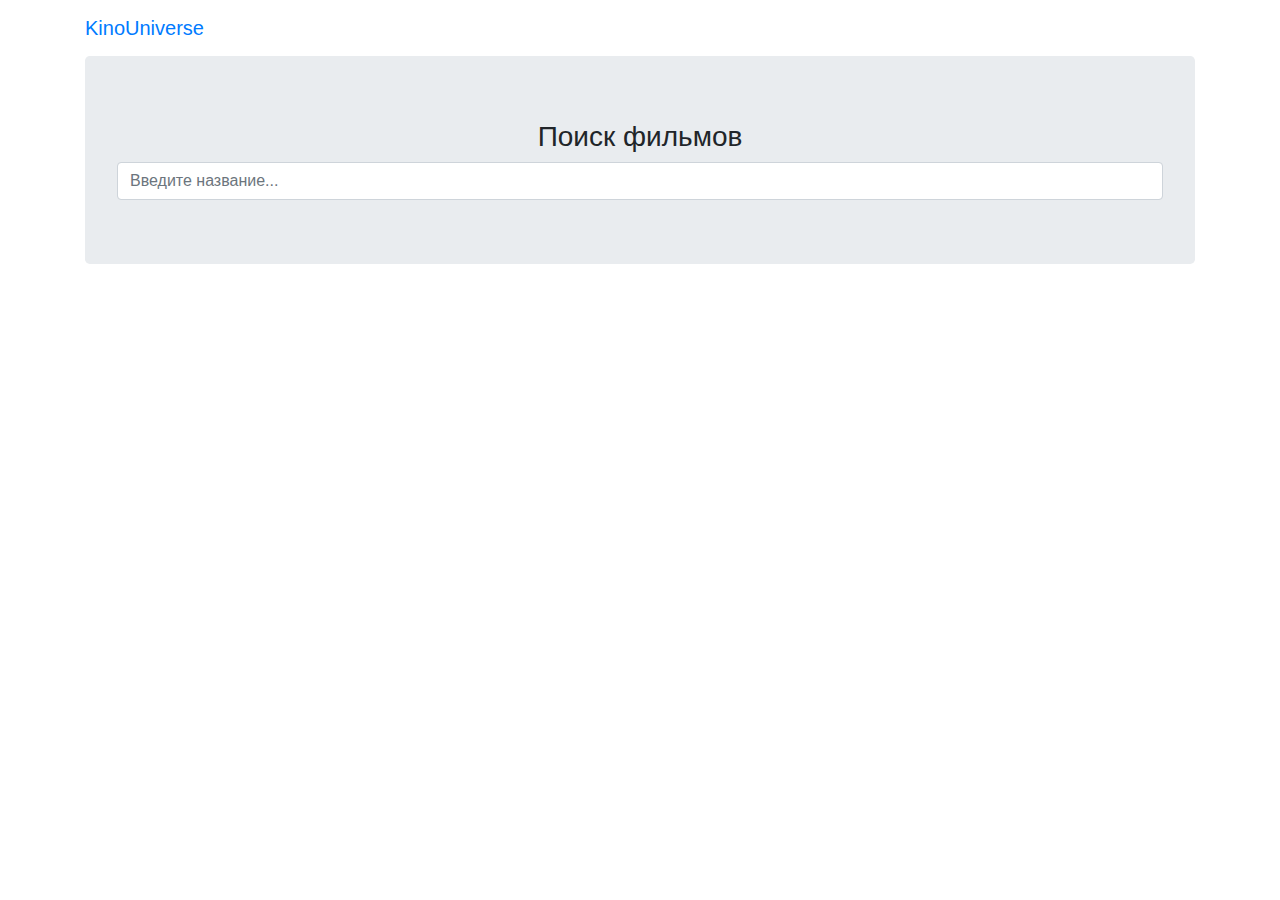
<file: gloacademy/workshop/day1/index.html>
<!DOCTYPE html>
<html lang="RU">

<head>
    <meta charset="UTF-8">
    <meta name="viewport" content="width=device-width, initial-scale=1.0">
    <meta http-equiv="X-UA-Compatible" content="ie=edge">
    <title>KinoUniverse</title>
    <link rel="stylesheet" href="https://stackpath.bootstrapcdn.com/bootstrap/4.3.1/css/bootstrap.min.css" integrity="sha384-ggOyR0iXCbMQv3Xipma34MD+dH/1fQ784/j6cY/iJTQUOhcWr7x9JvoRxT2MZw1T" crossorigin="anonymous">
</head>
<body>
    <nav class="navbar">
        <div class="container"><a href="index.html" class="navbar-brand">KinoUniverse</a></div>
    </nav>
    <div class="container">
        <div class="jumbotron">
            <h3 class="text-center">Поиск фильмов</h3>
            <form action="" id="search-form">
                <input type="text" class="form-control" id="searchText" placeholder="Введите название...">
            </form>
        </div>
    </div>
    <div class="container">
        <div id="movies" class="row"></div>
    </div>

    <script src="./script.js"></script>
</body>
</html>
</file>
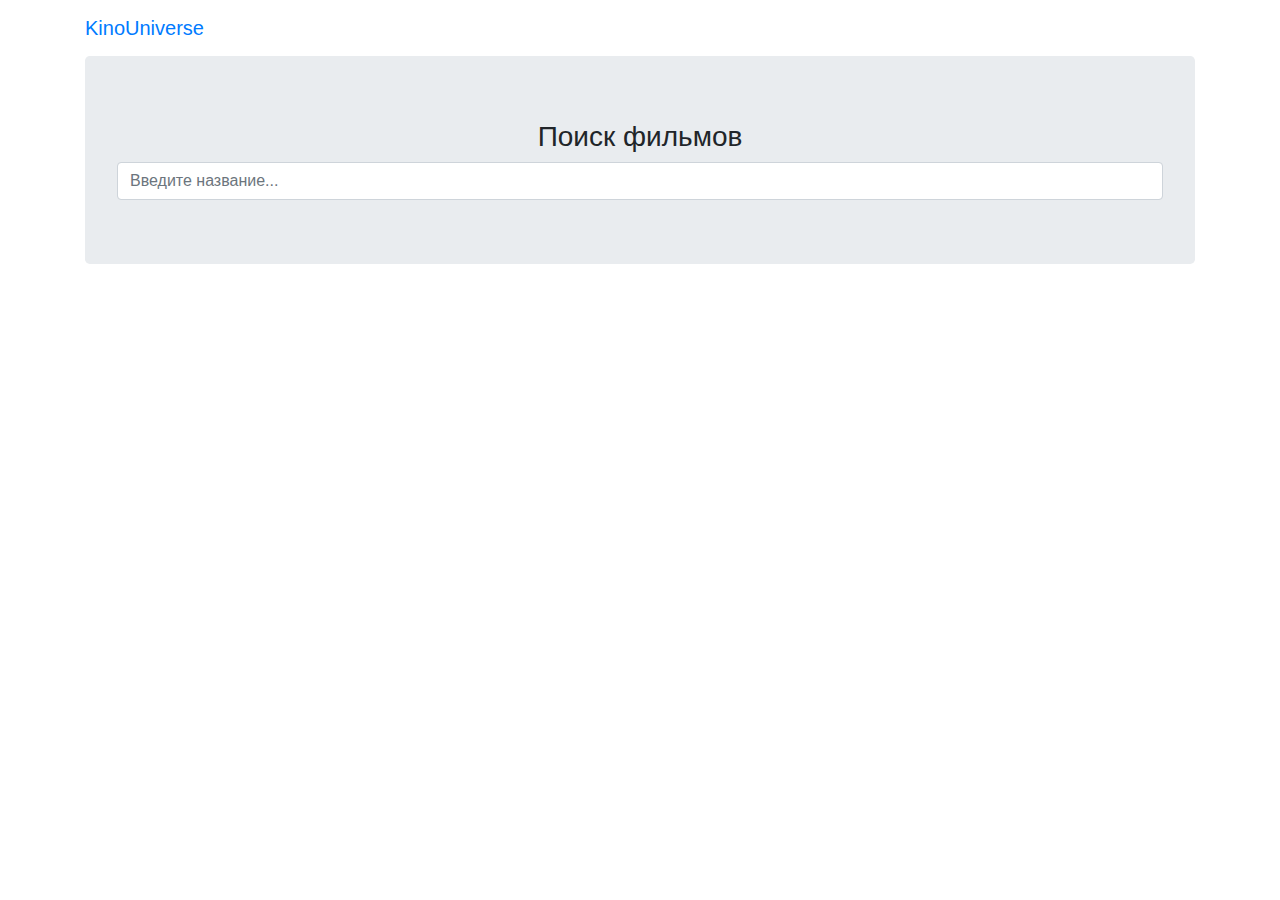
<file: gloacademy/workshop/day2/index.html>
<!DOCTYPE html>
<html lang="RU">

<head>
    <meta charset="UTF-8">
    <meta name="viewport" content="width=device-width, initial-scale=1.0">
    <meta http-equiv="X-UA-Compatible" content="ie=edge">
    <title>KinoUniverse</title>
    <style>
        img {
            max-width: 100%;
        }

        .item {
            margin: 15px 0;
            text-align: center;
            font-weight: 700;
        }
    </style>
    <link rel="stylesheet" href="https://stackpath.bootstrapcdn.com/bootstrap/4.3.1/css/bootstrap.min.css" integrity="sha384-ggOyR0iXCbMQv3Xipma34MD+dH/1fQ784/j6cY/iJTQUOhcWr7x9JvoRxT2MZw1T" crossorigin="anonymous">
</head>
<body>
    <nav class="navbar">
        <div class="container"><a href="index.html" class="navbar-brand">KinoUniverse</a></div>
    </nav>
    <div class="container">
        <div class="jumbotron">
            <h3 class="text-center">Поиск фильмов</h3>
            <form action="" id="search-form">
                <input type="text" class="form-control" id="searchText" placeholder="Введите название...">
            </form>
        </div>
    </div>
    <div class="container">
        <div id="movies" class="row"></div>
    </div>

    <script src="./script.js"></script>
</body>
</html>
</file>
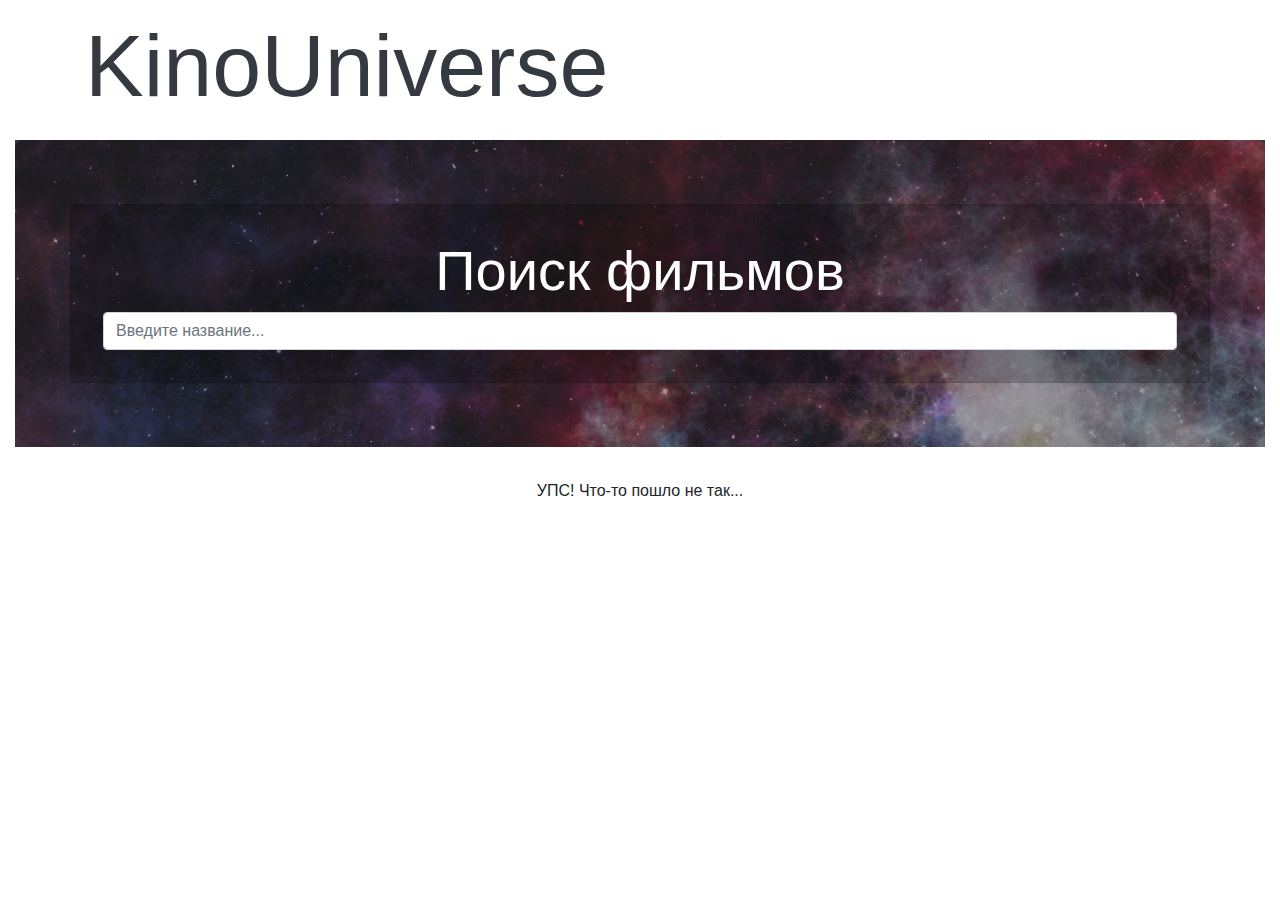
<file: gloacademy/workshop/day4/index.html>
<!DOCTYPE html>
<html lang="RU">

<head>
    <meta charset="UTF-8">
    <meta name="viewport" content="width=device-width, initial-scale=1.0">
    <meta http-equiv="X-UA-Compatible" content="ie=edge">
    <title>KinoUniverse</title>
    <link rel="stylesheet" href="./css/style.css">
    <link rel="stylesheet" href="https://stackpath.bootstrapcdn.com/bootstrap/4.3.1/css/bootstrap.min.css" integrity="sha384-ggOyR0iXCbMQv3Xipma34MD+dH/1fQ784/j6cY/iJTQUOhcWr7x9JvoRxT2MZw1T" crossorigin="anonymous">
</head>
<body>
    <nav class="navbar">
        <div class="container"><a href="index.html" class="navbar-brand"><p class="h1 display-2 text-dark">KinoUniverse</p></a></div>
    </nav>
    <div class="container-fluid">
        <div class="jumbotron jumbotron-fluid bg-dark">

            <div class="jumbotron-background">
                <img src="./img/bg-search.jpg" class="blur ">
            </div>
            <div class="container text-white">           
                <h3 class="text-center display-4 text-white">Поиск фильмов</h3>
                <form action="" id="search-form">
                    <input type="text" class="form-control" id="searchText" placeholder="Введите название...">
                </form>
            </div>
        </div>
    </div>
    <div class="container">
        <div id="movies" class="row justify-content-center">
        </div>
    </div>

    <script src="./js/script.js"></script>
</body>
</html>
</file>
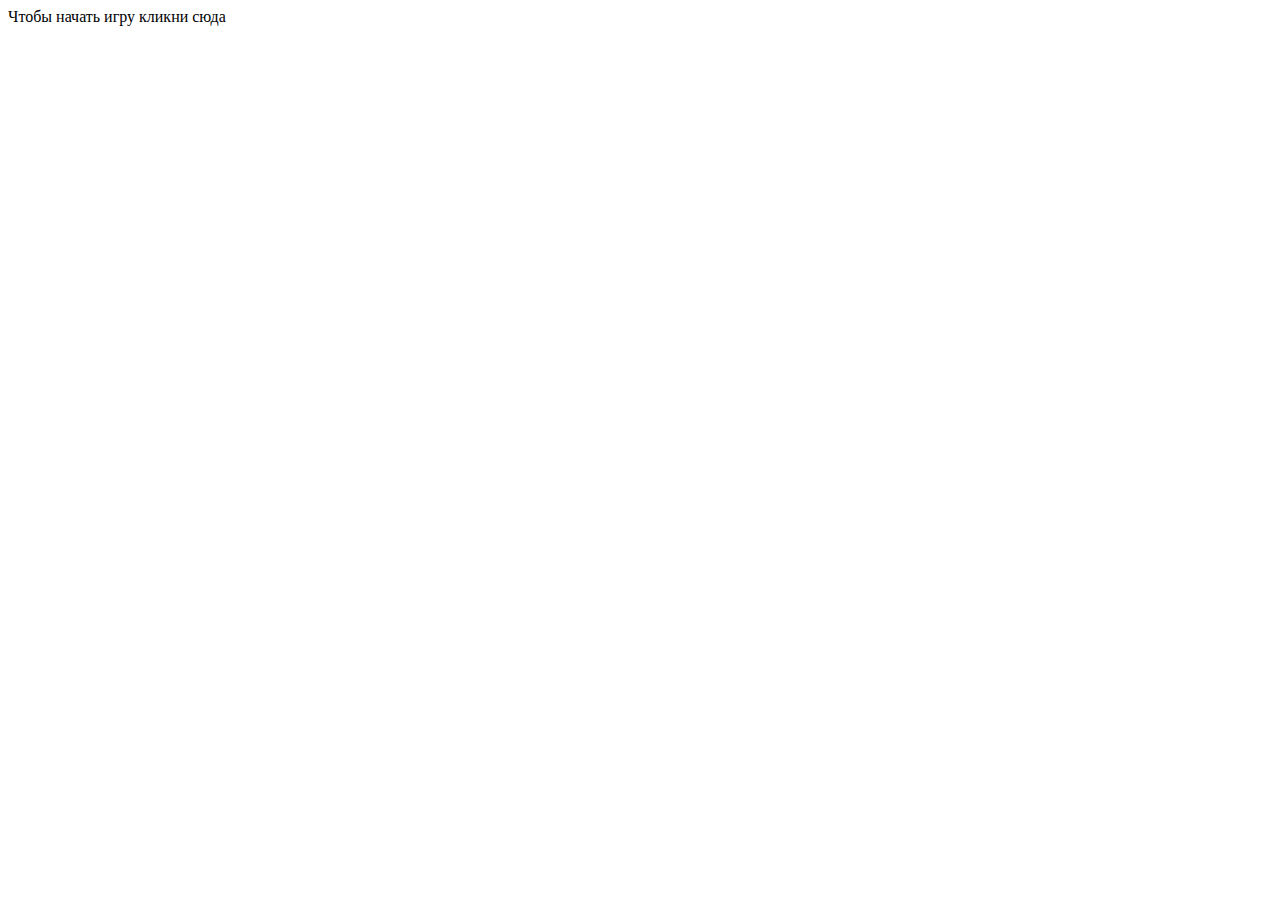
<file: gloacademy/intensives/needforjs/lesson1/index.html>
<html>
    <head>
        <title>NeedForJS</title>
        <link rel="stylesheet" href="./style.css">
    </head>

    <body>
        <div class="score"></div>
        <div class="game">
            <div class="start">Чтобы начать игру кликни сюда</div>
            <div class="gamearea"></div>
        </div>

        <script src="./main.js"></script>
    </body>
</html>
</file>
<file: css/style.css>
/* Здесь будут храниться стили нашего сайта */
body {
	margin: 0;
	font-family: Roboto;
	font-size: 18px;
	font-weight: 400;
}

img {
	max-width: 100%;
}

/*Секция Header*/
header {
	padding-top: 59px;
	padding-bottom: 22px;
	background-color: #3a7dfd;
	color: #fff;
	font-size: 18px;	
}

.header-pretitle {
	margin-top: 102px;
	font-weight: 700;
}

.header-title {
	font-size: 48px;
	font-weight: 700;
	line-height: 46.81px;
	margin-top: 21px;
}

.header-subtitle {
	color: #ffffff;
	font-weight: 400;
}

.header-button {
	display: inline-block;
	box-shadow: 0 10px 34px 6px rgba(18, 61, 145, 0.83);
	border: 0;
	border-radius: 50px;
	background-color: #ffffff;
	color: #072b6f;
	font-size: 18px;
	font-weight: 700;
	padding: 17px 57px 19px 55px;
	margin-top: 33px;
	text-decoration: none;
	transform: rotateX(-25deg);
	transition-duration: 0.3s;
	transition-property: box-shadow, transform, margin-bottom;
	-webkit-transition-timing-function: ease-out;
	-o-transition-timing-function: ease-out;
	transition-timing-function: ease-out;
	perspective: 1000px;
}

.header-button:hover {
	box-shadow: 0px 0px 15px rgba(18, 61, 145, 0.83);
	border: 0;
	border-radius: 50px;
	background-color: #ffffff;
	color: #072b6f;
	font-size: 18px;
	font-weight: 700;
	padding: 17px 57px 19px 55px;
	margin-top: 33px;
	margin-bottom: 20px;
	transform: rotateX(0deg);

	
}

header small {
	color: #ffffff;
	font-size: 12px;
	display: block;
	text-align: center;
	margin-top: 9px;
	/*margin: 9px 58px 69px 54px;*/
}

.header-button-block {
	max-width: 210px;
}

/*Секция Portfolio*/
.portfolio {
	background-color: #dddddd;
	padding-top: 44px;
	padding-bottom: 71px;
}

.portfolio-block {
	background-color: #fff;
	padding-top: 29px;
	padding-bottom: 41px;
}

.portfolio-title {
	color: #072b6f;
	font-size: 18px;
	font-weight: 700;
	text-transform: uppercase;
	letter-spacing: 1.8px;
	margin-bottom: 10px;
}

.portfolio-subtitle {
	margin-top: 10px;
	color: #7bb9ff;
	font-size: 14px;
}

.portfolio-title, .portfolio-subtitle {
	text-align: center;
}

.portfolio-col-1 {
	padding-left: 90px;
}

.portfolio-col-2 {
	padding-right: 90px;
}

.portfolio-block h3 {
	color: #072b6f;
	font-size: 18px;
	font-weight: 700;
	text-transform: uppercase;
}

.portfolio-text{
	color: #8f8f8f;
	font-size: 14px;
}

.portfolio-block a {
	color: #072b6f;
	font-size: 14px;
	text-decoration: none;
	padding-bottom: 15px;
	border-bottom: 1px solid rgba(7, 43, 111, 0);
	transition-property: border-bottom, padding-bottom, color;
	transition-duration: 0.3s;
	-webkit-transition-timing-function: ease-out;
	-moz-transition-timing-function: ease-out;
	-ms-transition-timing-function: ease-out;
	-o-transition-timing-function: ease-out;
	transition-timing-function: ease-out;
	
}

.portfolio-block a:hover {
	color: #0a024f;
	padding-bottom: 1px;
	border-bottom: 1px solid rgba(10, 2, 79, 1);
}

/*Оформление подвала*/

footer {
	background-color: #3a7dfd;
	color: #deedfe;
	padding-top: 60px;
	padding-bottom: 110px;
}

.footer-title {
	color: #fefefe;
	font-size: 24px;
	font-weight: 700;
	/*line-height: 40px;*/
	/*margin-top: 74px;*/
	margin-bottom: 7px;
}

.footer-text {
	margin-top: 7px;
}

.social-block {
	text-align: center;
}

.social-block a{
	display: inline-block;
	margin-left: 12px;
	margin-right: 15px;
}

.social-block a img {
	box-shadow: 0 0 5px darkblue;
	border-radius: 20px;
	opacity: 0.8;
	width: 40px;
	transition-property: transform, box-shadow, width, opacity;
	transition-duration: 0.3s;
	-webkit-transition-timing-function: ease-out;
	-o-transition-timing-function: ease-out;
	transition-timing-function: ease-out;
	perspective: 1000px;
}

.social-block a img:hover {
	box-shadow: 0 0 20px darkblue;
	width: 45px;
	opacity: 1;
	transform: rotateZ(360deg);
}

.footer-cta-block {
	text-align: center;
}

.footer-cta{
	margin-bottom: 13px;
}

.footer-button {
	display: inline-block;
	text-decoration: none;
	margin-top: 13px;
	background-color: transparent;
	border-radius: 50px;
	border: 1px solid #ffffff;
	padding:15px 40px;
	color: #deedfe;
	font-size: 18px;
	transform: rotateY(20deg);
	-webkit-transition-duration: 0.3s;
	-o-transition-duration: 0.3s;
	transition-duration: 0.3s;
	-webkit-transition-property: box-shadow, transform;
	-o-transition-property: box-shadow, transform;
	transition-property: box-shadow, transform;
	-webkit-transition-timing-function: ease-out;
	-o-transition-timing-function: ease-out;
	transition-timing-function: ease-out;
}

.footer-button:hover {
	box-shadow: 0 0 20px rgba(18, 61, 145, 0.9),
				inset 0 0 20px rgba(18, 61, 145, 0.9);
	border: 1px solid #ffffff;
	padding:15px 40px;
	color: #deedfe;
	font-size: 18px;
	transform: rotateY(-10deg);
}

/*@media 1200px*/
@media (max-width: 1200px) {
	.header-pretitle {
		margin-top: 60px;
	}
}

/*@media 992px*/
@media (max-width: 992px) {
	.header-img {
		display: none;
	}

	.header-pretitle {
		margin-top: 10px;
	}

	.footer-title {
		font-style: 18px;
	}

	.footer-text {
		font-style: 14px;
	}

	.social-block a {
		margin-left: 5px;
		margin-right: 5px;
	}

	.social-block a img {
	box-shadow: 0 0 5px darkblue;
	border-radius: 20px;
	width: 30px;
	opacity: 0.8;
	transition-property: transform, box-shadow, width, opacity;
	transition-duration: 0.3s;
	perspective: 1000px;
	}

	.social-block a img:hover {
		box-shadow: 0 0 10px darkblue;
		width: 35px;
		opacity: 1;
		transform: rotateZ(360deg);
	}

	.footer-button {
		font-style: 14px;
		padding: 8px 35px;
	}
}

/*@media 768px*/
@media (max-width: 768px) {
	.portfolio-col-1 {
		padding-left: 20px;
		padding-right: 20px;
		margin-bottom: 40px;
	}

	.portfolio-col-2 {
		padding-left: 20px;
		padding-right: 20px;
	}

	.footer-title, .footer-text {
		text-align: center;
	}
}
</file>
<file: kinouniverse/css/style.css>
/* #movies {} */

    .item {
        margin: 15px 0;
        text-align: center;
        font-weight: 700;
        perspective: 1900px;
    }

    .film-card {
        border: 0;
        opacity: 0.8;
        border-radius: .6rem;
        max-width: 100%;
        transition-duration: .3s;
        transition-property: all;
        padding-bottom: auto;
        max-height: 100%;
        transform: rotateX(10deg) rotateY(10deg);
        box-shadow: #04333a9f -4px 4px 4px;
    }

    .film-card:hover {
        box-shadow: #04333aef 0 0 4px;
        transform: translate3D(0, -3px, 10px);
        opacity: 1;
    }

    img {
        border-top-left-radius: .5rem;
        border-top-right-radius: .5rem;
        margin: 0;
        width: 100%;
        max-width: 100%;
        /* box-shadow: #08383f 0 0 3px; */
    }

    .film-info-img {
        border-radius: .5rem;
        margin-bottom: 10px;
        width: 100%;
        max-width: 100%;
    }

    .film-info-title {
        margin-bottom: 15px;
    }

    .img-poster {
        height: 360px;
    }

    .spinner {
        margin: 0 auto;
        width: 100px;
        height: 100px;
        border: 10px solid;
        border-radius: 50%;
        border-left-color: transparent;
        border-top-color: #6D8FBC;
        border-right-color: #5E0314;
        border-bottom-color: #212457;
        animation: spin 700ms infinite linear;
    }

    .film-name {
        /* display: block; */
        height: 3em;
    }

    @keyframes spin {
        100% {
            transform: rotate(360deg)
        }
    }

    .bg-fill {
        background-color: #CF94D8;
    }

    /* --------------------------------------------------------- */
    .jumbotron {
        position: relative;
        overflow: hidden;
        border-radius: 3px;
    }

    .jumbotron .container {
        position: relative;
        z-index: 2;

        background: rgba(0, 0, 0, 0.2);
        padding: 2rem;
        border: 1px solid rgba(0, 0, 0, 0.1);
        box-shadow: inset rgba(0, 0, 0, 0.5) 0 0 7px;
        border-radius: 3px;
    }

    .jumbotron-background {
        margin: 0 0 0 -30px;
        object-fit: none;
        -o-object-fit: none;
        font-family: 'object-fit: none;';
        position: absolute;
        top: 0;
        z-index: 1;
        width: 100%;
        height: 100%;
        opacity: 0.5;
    }

    img.blur {
        -webkit-filter: blur(0);
        filter: blur(0);
        filter: progid:DXImageTransform.Microsoft.Blur(PixelRadius='0');
        border-radius: 0.3rem;
    }

    /* --------------------------------------------------------- */
</file>
<file: passgenerator/css/style.css>
.out {
	margin-top: 30px;
}

.out p {
	display: block;
	padding: 15px;
	font-size: 1.3em;
	font-weight: 700;
}
</file>
<file: gloacademy/workshop/day4/css/style.css>
/* #movies {} */
    
    .item {
        margin: 15px 0;
        text-align: center;
        font-weight: 700;
        perspective: 1900px;
    }

    .film-card {
        border: 0;
        opacity: 0.8;
        border-radius: .6rem;
        max-width: 100%;
        transition-duration: .3s;
        transition-property: all;
        padding-bottom: auto;
        max-height: 100%;
        transform: rotateX(10deg) rotateY(10deg);
        box-shadow: #04333a9f -4px 4px 4px;
    }

    .film-card:hover {
        box-shadow: #04333aef 0 0 4px;
        transform: translate3D(0, -3px, 10px);
        opacity: 1;
    }

    img {
        border-top-left-radius: .5rem;
        border-top-right-radius: .5rem;
        margin: 0;
        width: 100%;
        max-width: 100%;
        /* box-shadow: #08383f 0 0 3px; */
    }

    .img-poster {
        height: 360px;
    }

    .spinner {
        margin: 0 auto;
        width: 100px;
        height: 100px;
        border: 10px solid;
        border-radius: 50%;
        border-left-color: transparent;
        border-top-color: #6D8FBC;
        border-right-color: #5E0314;
        border-bottom-color: #212457;
        animation: spin 700ms infinite linear;
    }

    .film-name {
        /* display: block; */
        height: 3em;
    }

    @keyframes spin {
        100% {
            transform: rotate(360deg)
        }
    }

    .bg-fill {
        background-color: #CF94D8;
    }

    /* --------------------------------------------------------- */
.jumbotron {
  position:relative;
  overflow:hidden;
}

.jumbotron .container {
  position:relative;
  z-index:2;
  
  background:rgba(0,0,0,0.2);
  padding:2rem;
  border:1px solid rgba(0,0,0,0.1);
  border-radius:3px;
}

.jumbotron-background {
  object-fit:cover;
  font-family: 'object-fit: cover;';
  position:absolute;
  top:0;
  z-index:1;
  width:100%;
  height:100%;
  opacity:0.5;
  border-radius: 0.3rem;
  border: 1px;
}

img.blur {
	-webkit-filter: blur(0.5px);
	filter: blur(0.5px);
  filter:progid:DXImageTransform.Microsoft.Blur(PixelRadius='0.5');

}
    /* --------------------------------------------------------- */
</file>
<file: gloacademy/intensives/needforjs/lesson1/style.css>
.hide {
   display: none;
}

.car {
   width: 50px;
   height: 100px;
   background: transparent url('./image/L22.png') center / cover no-repeat;
}
</file>
